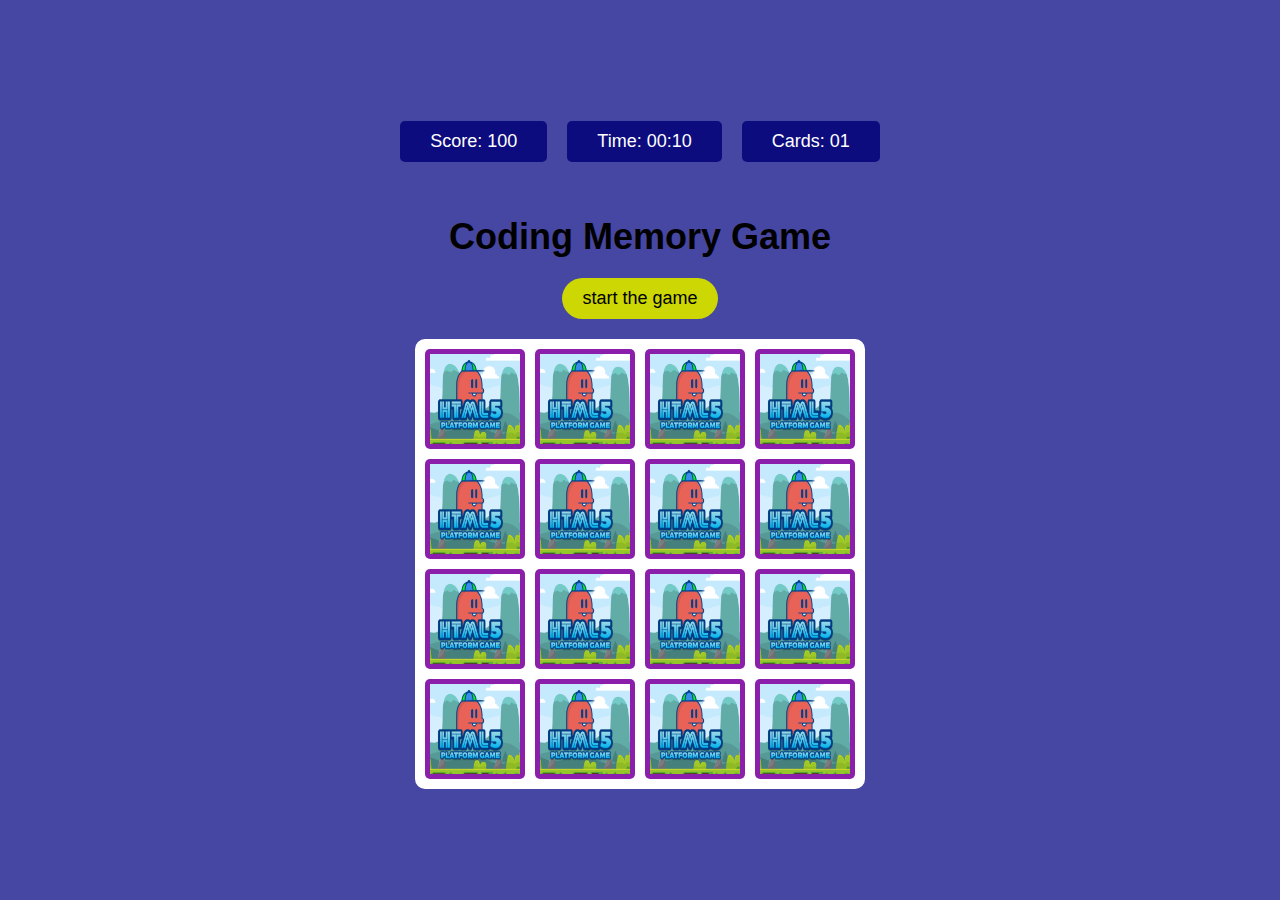
<file: index.html>
<!DOCTYPE html>
<html lang="en">
<head>
    <meta charset="UTF-8">
    <meta name="viewport" content="width=device-width, initial-scale=1.0">
    <title>Coding Memory Game</title>
    <link rel="stylesheet" href="style3.css">
</head>
<body>
    <div class="container">
        <div class="header">
            <div class="score">Score: 100</div>
            <div class="time">Time: 00:10</div>
            <div class="cards">Cards: 01</div>
        </div>
        <h1>Coding Memory Game</h1>
        <button class="start-button">start the game</button>
        <div class="game-board">
        <div class="card"><img src="Screenshot 2024-06-01 183206.png" alt=""></div>
        <div class="card"><img src="Screenshot 2024-06-01 183206.png" alt=""></div>
        <div class="card"><img src="Screenshot 2024-06-01 183206.png" alt=""></div>
        <div class="card"><img src="Screenshot 2024-06-01 183206.png" alt=""></div>
        <div class="card"><img src="Screenshot 2024-06-01 183206.png" alt=""></div>
        <div class="card"><img src="Screenshot 2024-06-01 183206.png" alt=""></div>
        <div class="card"><img src="Screenshot 2024-06-01 183206.png" alt=""></div>
        <div class="card"><img src="Screenshot 2024-06-01 183206.png" alt=""></div>
        <div class="card"><img src="Screenshot 2024-06-01 183206.png" alt=""></div>
        <div class="card"><img src="Screenshot 2024-06-01 183206.png" alt=""></div>
        <div class="card"><img src="Screenshot 2024-06-01 183206.png" alt=""></div>
        <div class="card"><img src="Screenshot 2024-06-01 183206.png" alt=""></div>
        <div class="card"><img src="Screenshot 2024-06-01 183206.png" alt=""></div>
        <div class="card"><img src="Screenshot 2024-06-01 183206.png" alt=""></div>
        <div class="card"><img src="Screenshot 2024-06-01 183206.png" alt=""></div>
        <div class="card"><img src="Screenshot 2024-06-01 183206.png" alt=""></div>
        </div>
    </div>
</body>
</html>
</file>
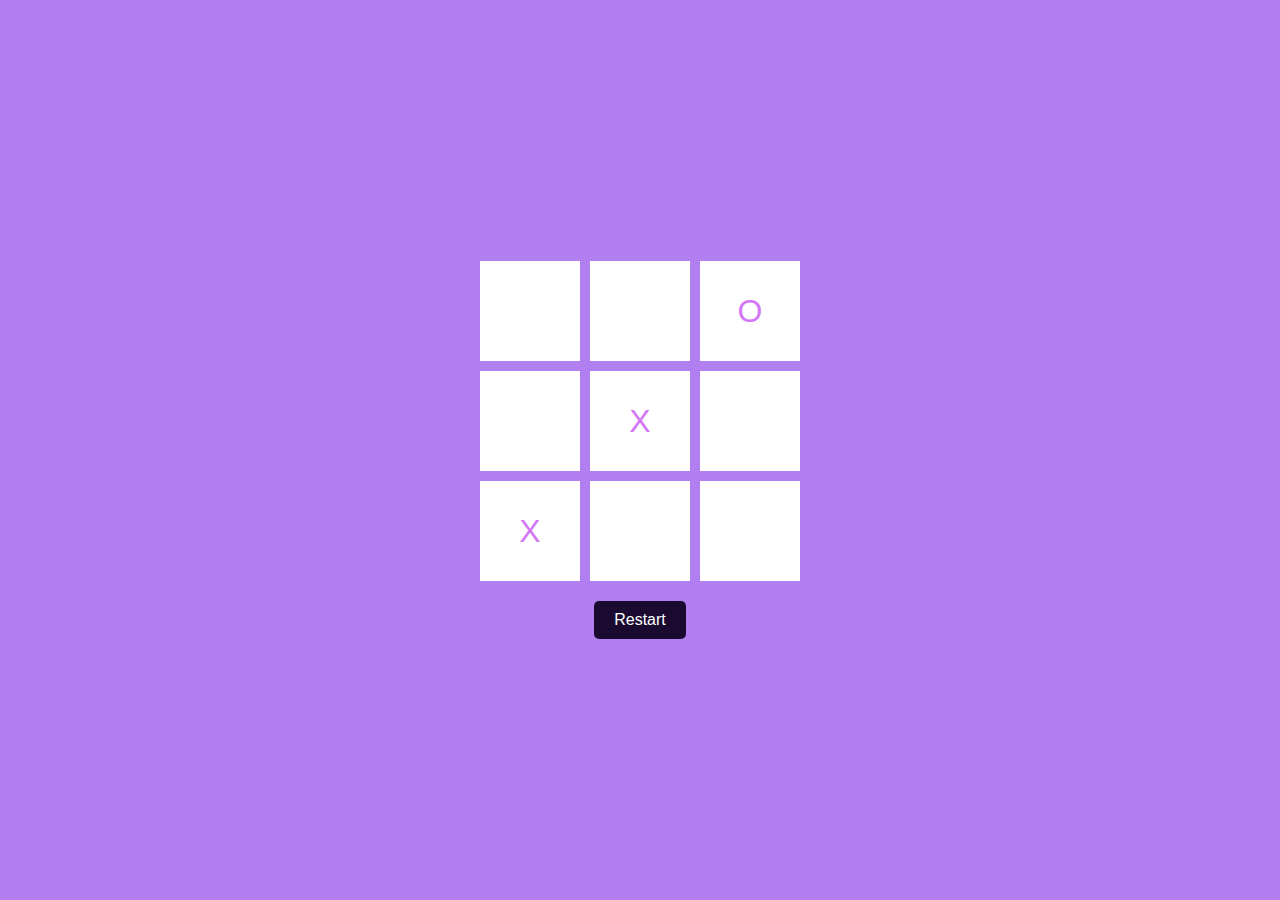
<file: index3.html>
<!DOCTYPE html>
<html lang="en">
<head>
    <meta charset="UTF-8">
    <meta name="viewport" content="width=device-width, initial-scale=1.0">
    <title>Tic-Tac-Toe</title>
    <link rel="stylesheet" href="style1.css">
</head>
<body>
    <div class="container">
        <div class="board">
            <div class="cell" id="cell-1"></div>
            <div class="cell" id="cell-2"></div>
            <div class="cell" id="cell-3">O</div>
            <div class="cell" id="cell-4"></div>
            <div class="cell" id="cell-5">X</div>
            <div class="cell" id="cell-6"></div>
            <div class="cell" id="cell-7">X</div>
            <div class="cell" id="cell-8"></div>
            <div class="cell" id="cell-9"></div>
        </div>
        <button class="restart-button">Restart</button>
    </div>
</body>
</html>
</file>
<file: style3.css>
body {
    font-family: Arial, sans-serif;
    display: flex;
    flex-direction: column;
    align-items: center;
    justify-content: center;
    height: 100vh;
    margin: 0;
    background-color: #4646a3;
}

.container {
    max-width: 800px;
    margin: 10 auto;
    padding: 20px;
    display: flex;
    flex-direction: column;
    align-items: center;
   

}

.header {
    color: white;
    display: flex;
    justify-content: space-around;
    margin-bottom: 20px;
    font-size: 18px;
}

.header div {
    background-color: #0c0c7e;
    padding: 10px 30px;
    margin: 10px;
    border-radius: 5px;
    font-size: 18px;
}
.score, .time, .cards {   
    /* padding: 10px 30px; */
    
}

h1 {
    margin-bottom: 20px;
    font-size: 36px;
    color: black; 
}

.start-button {
    background-color: #cdd703;
    border: none;
    padding: 10px 20px;
    margin-bottom: 20px;
    font-size: 18px;
    cursor: pointer;
    border-radius: 25px;
}

.start-button:hover {
    background-color: #d2e107;
}

.game-board {
    display: grid;
    grid-template-columns: repeat(4, 1fr);
    gap: 10px;
    background-color: #fff;
    padding: 10px;
    border-radius: 10px;
}

.card {
    width: 100px;
    height: 100px;
    background-color: #8b1fac;
    border-radius: 5px;
    display: flex;
    justify-content: center;
    align-items: center;
}
.card img{
    width: 90px;
    height: 90px;

}
</file>
<file: style1.css>
body {
    display: flex;
    justify-content: center;
    align-items: center;
    height: 100vh;
    background-color: #b17ff0;
    margin: 0;
    font-family: Arial, sans-serif;
}

.container {
    display: flex;
    flex-direction: column;
    align-items: center;
}

.board {
    display: grid;
    grid-template-columns: repeat(3, 100px);
    grid-template-rows: repeat(3, 100px);
    gap: 10px;
}

.cell {
    width: 100px;
    height: 100px;
    background-color: white;
    display: flex;
    justify-content: center;
    align-items: center;
    font-size: 2em;
    color: #d377f5;
    cursor: pointer;
}

.restart-button {
    margin-top: 20px;
    padding: 10px 20px;
    background-color: #1a0a2f;
    color: white;
    border: none;
    border-radius: 5px;
    cursor: pointer;
    font-size: 1em;
}

.restart-button:hover {
    background-color: #1c1130;
}
</file>
